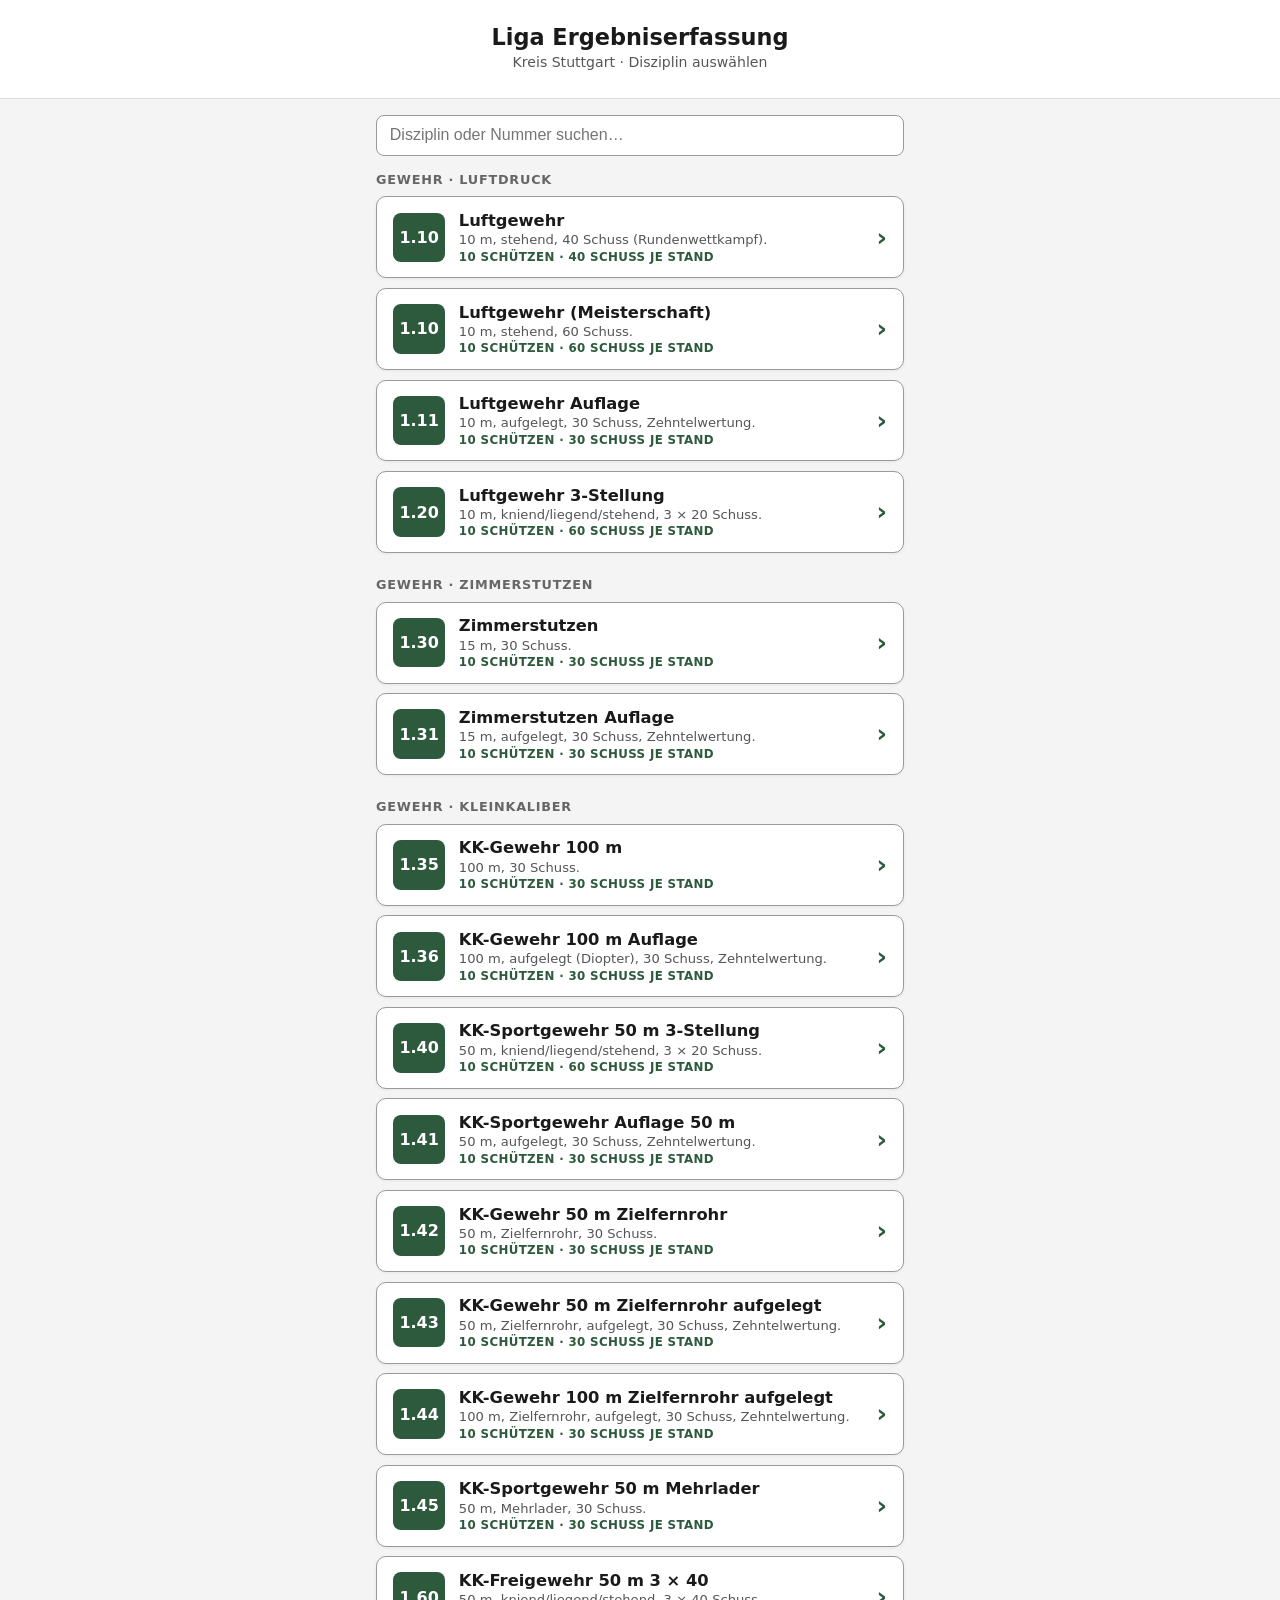
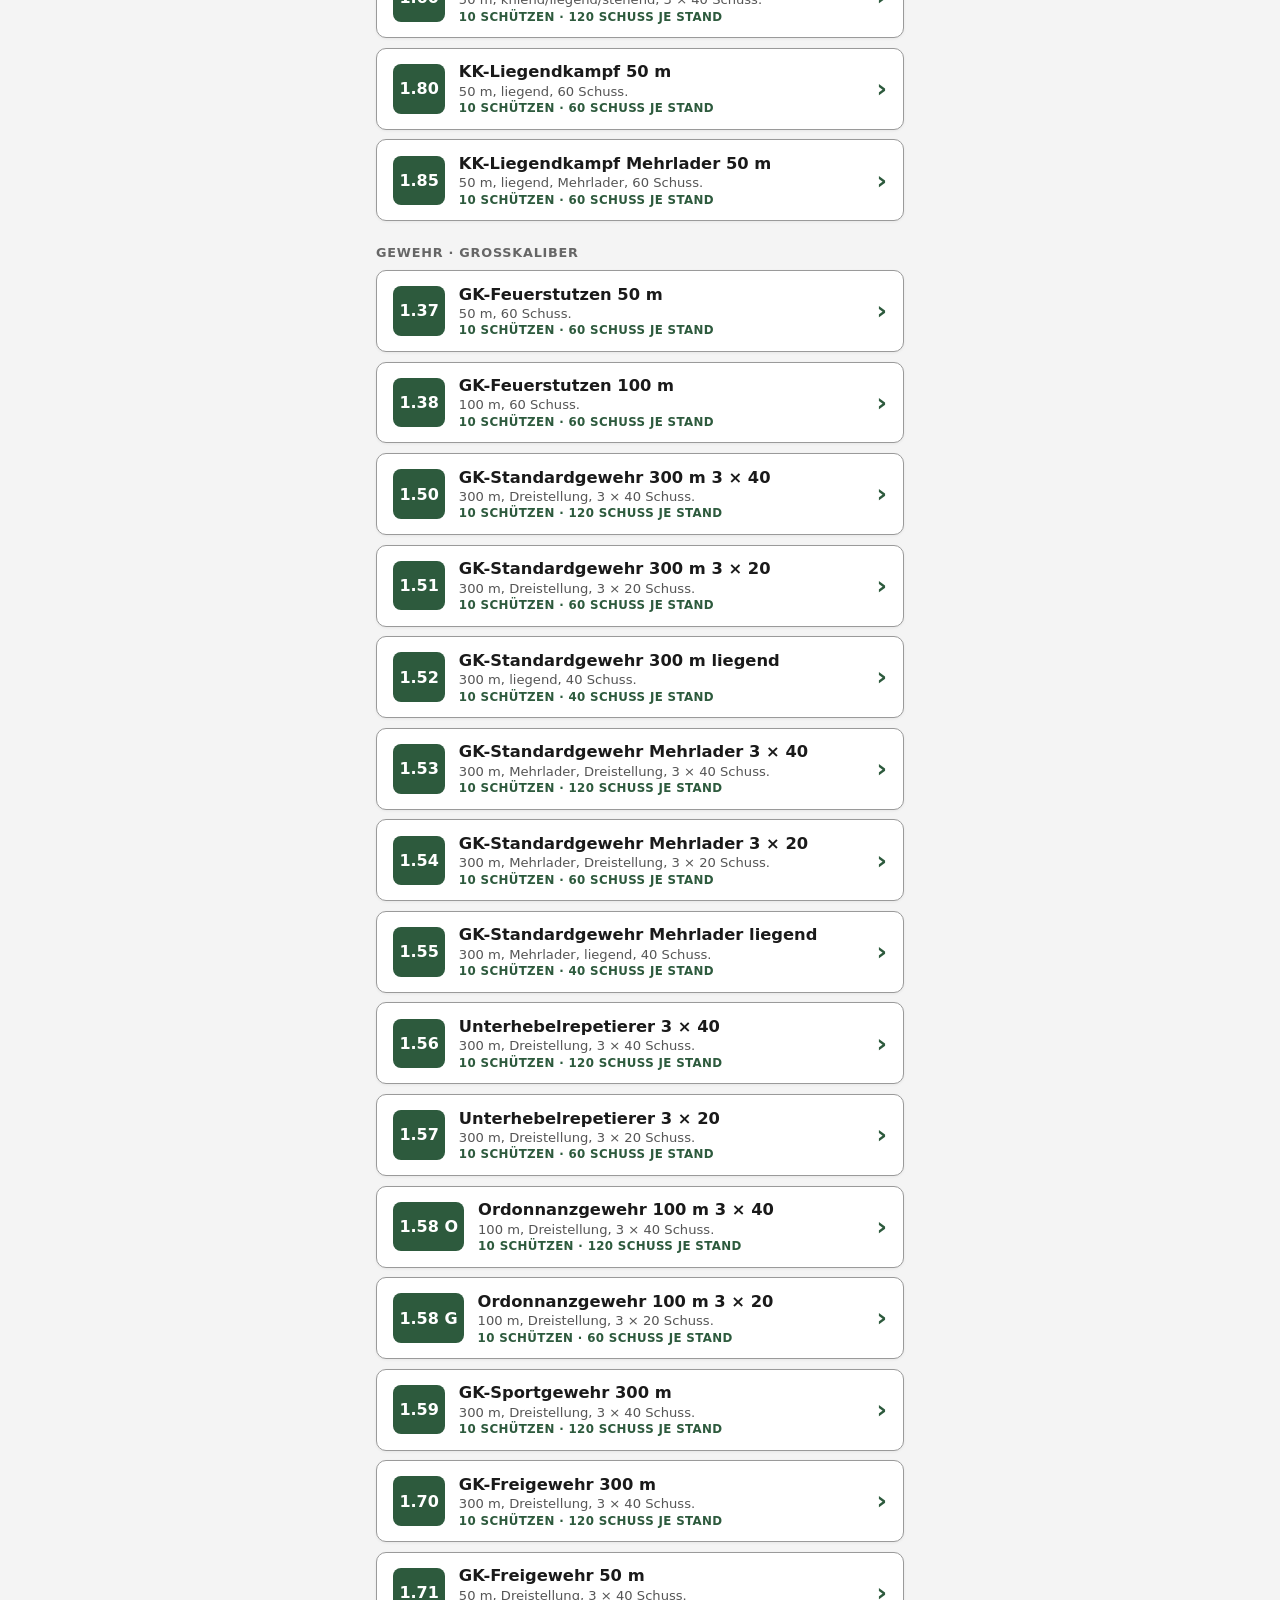
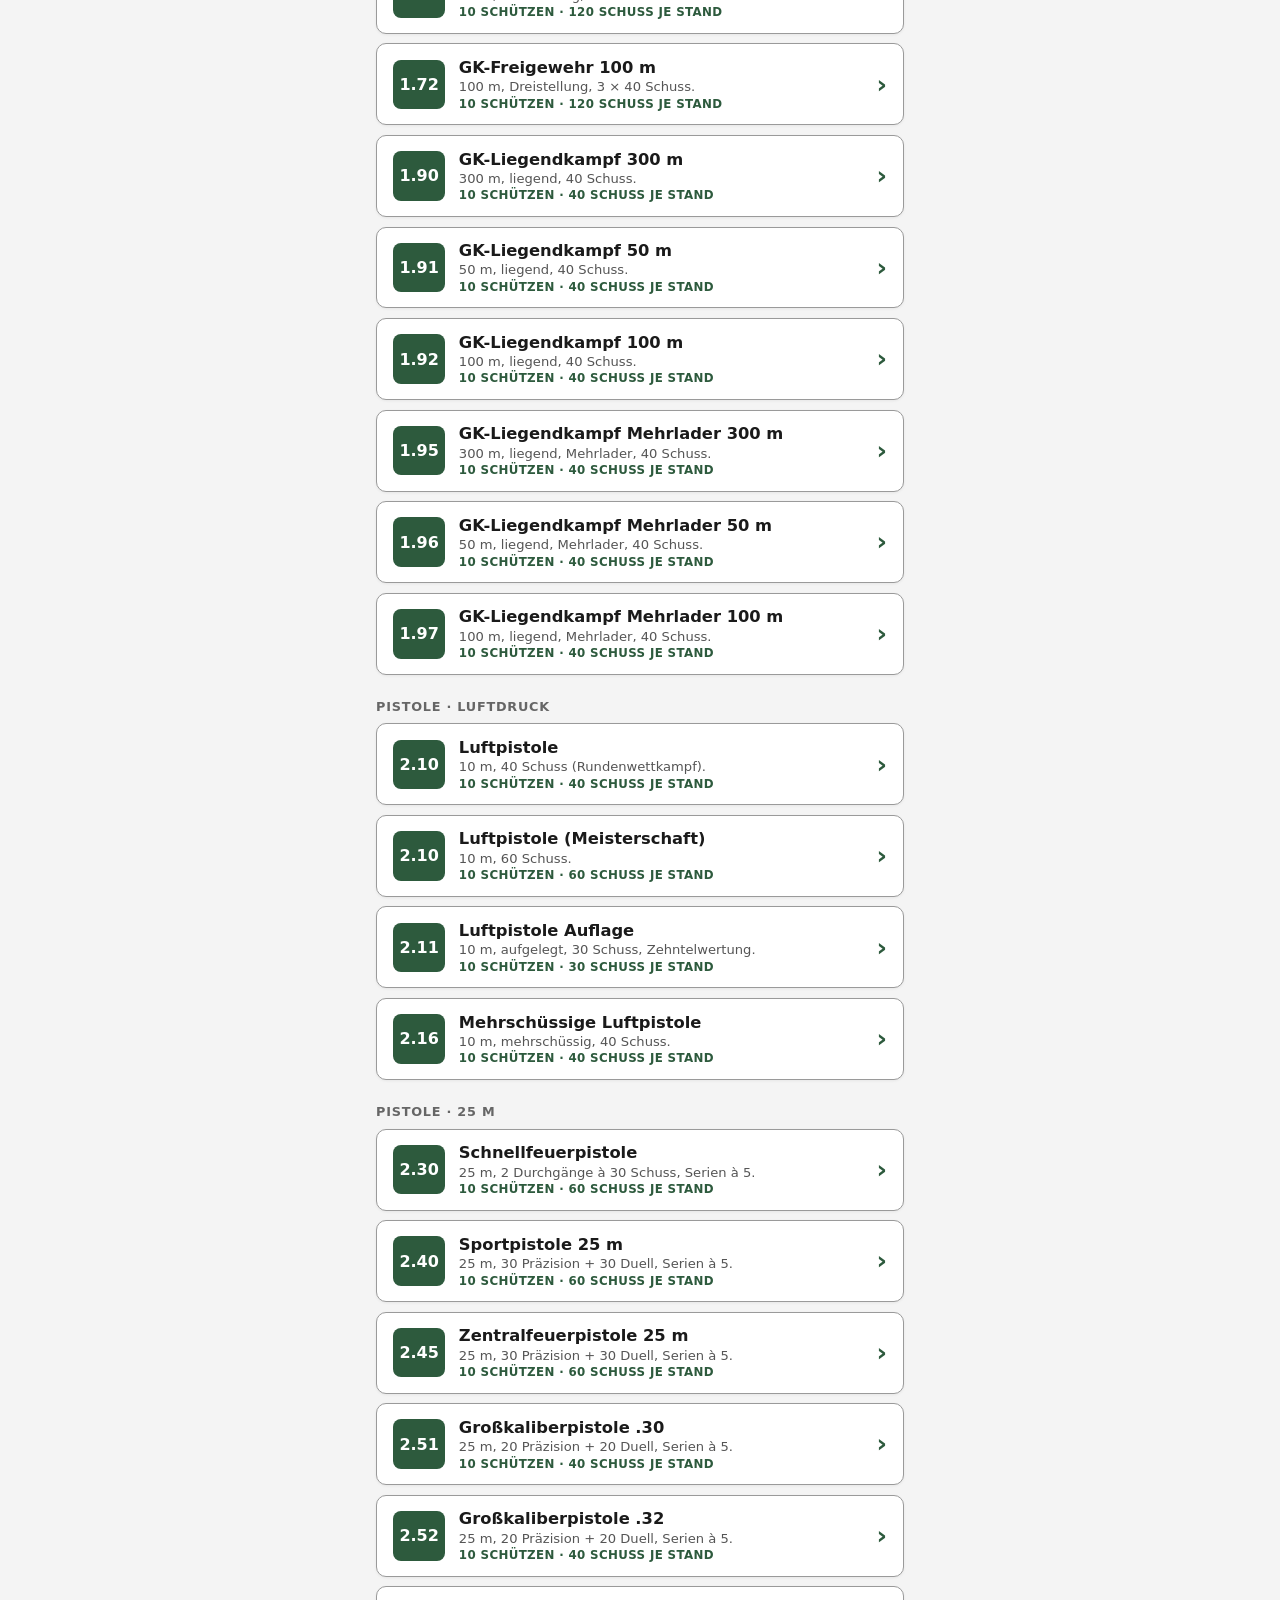
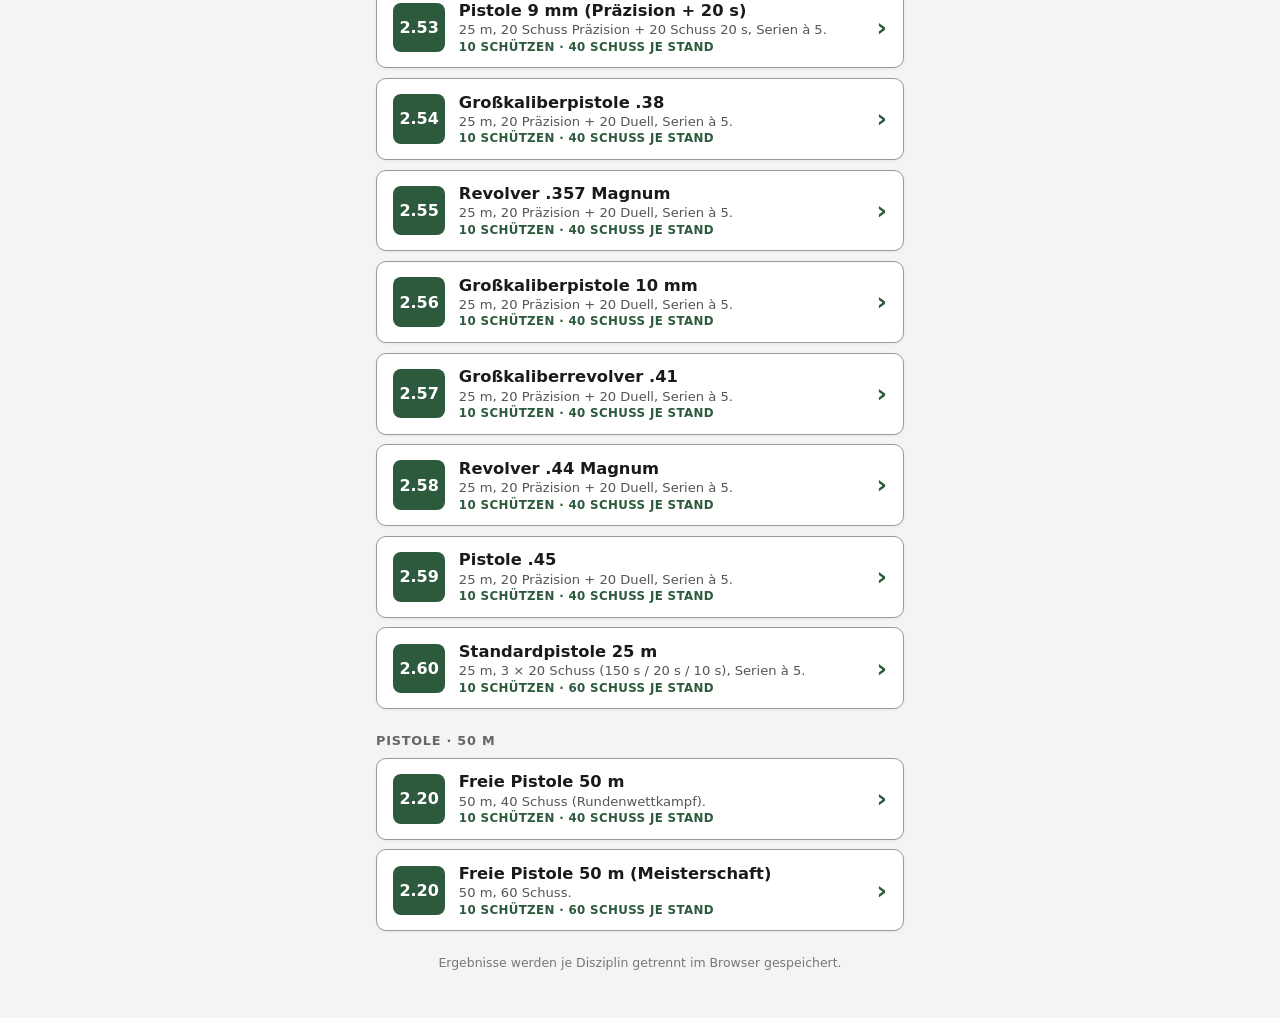
<file: index.html>
<!DOCTYPE html>
<html lang="de">
<head>
  <meta charset="UTF-8">
  <meta name="viewport" content="width=device-width, initial-scale=1.0, viewport-fit=cover">
  <meta name="apple-mobile-web-app-capable" content="yes">
  <title>Liga Ergebniserfassung – Disziplin wählen</title>
  <link rel="stylesheet" href="styles.css">
</head>
<body class="select-page">
  <header class="select-header">
    <h1>Liga Ergebniserfassung</h1>
    <p class="subtitle">Kreis Stuttgart · Disziplin auswählen</p>
  </header>

  <main class="select-main">
    <input type="search" id="diszSuche" class="disz-suche" placeholder="Disziplin oder Nummer suchen…" aria-label="Disziplin suchen">
    <div id="diszGruppen" aria-label="Disziplinen"></div>
    <p class="disz-hint">
      Ergebnisse werden je Disziplin getrennt im Browser gespeichert.
    </p>
  </main>

  <script src="disciplines.js"></script>
  <script>
    (function () {
      "use strict";
      var container = document.getElementById("diszGruppen");
      var suche = document.getElementById("diszSuche");
      var reihenfolge = window.DISZIPLIN_REIHENFOLGE || Object.keys(window.DISZIPLINEN || {});

      // Karte für eine Disziplin bauen
      function karte(d) {
        var schuss = d.teile.reduce(function (n, t) { return n + t.schuss; }, 0);
        var a = document.createElement("a");
        a.className = "disz-card";
        a.href = "tracker.html?d=" + encodeURIComponent(d.id);
        a.dataset.such = (d.nummer + " " + d.name).toLowerCase();
        a.innerHTML =
          '<span class="disz-nummer">' + d.nummer + '</span>' +
          '<span class="disz-body">' +
            '<span class="disz-name">' + d.name + '</span>' +
            '<span class="disz-desc">' + d.beschreibung + '</span>' +
            '<span class="disz-meta">' +
              (d.schuetzenProTeam * 2) + ' Schützen · ' + schuss + ' Schuss je Stand' +
            '</span>' +
          '</span>' +
          '<span class="disz-arrow" aria-hidden="true">›</span>';
        return a;
      }

      // Nach Kategorie gruppieren (Reihenfolge beibehalten)
      var gruppen = [];
      var index = {};
      reihenfolge.forEach(function (id) {
        var d = window.DISZIPLINEN[id];
        if (!d) return;
        var kat = d.kategorie || "Weitere";
        if (!(kat in index)) {
          index[kat] = { kategorie: kat, items: [] };
          gruppen.push(index[kat]);
        }
        index[kat].items.push(d);
      });

      gruppen.forEach(function (g) {
        var sec = document.createElement("section");
        sec.className = "disz-gruppe";
        var h = document.createElement("h2");
        h.className = "disz-gruppe-titel";
        h.textContent = g.kategorie;
        sec.appendChild(h);
        var ul = document.createElement("ul");
        ul.className = "disz-list";
        g.items.forEach(function (d) {
          var li = document.createElement("li");
          li.appendChild(karte(d));
          ul.appendChild(li);
        });
        sec.appendChild(ul);
        container.appendChild(sec);
      });

      // Suche
      suche.addEventListener("input", function () {
        var q = suche.value.trim().toLowerCase();
        document.querySelectorAll(".disz-card").forEach(function (card) {
          card.parentElement.style.display =
            !q || card.dataset.such.indexOf(q) !== -1 ? "" : "none";
        });
        // Leere Gruppen ausblenden
        document.querySelectorAll(".disz-gruppe").forEach(function (sec) {
          var sichtbar = sec.querySelector('.disz-list li:not([style*="none"])');
          sec.style.display = sichtbar ? "" : "none";
        });
      });
    })();
  </script>
</body>
</html>
</file>
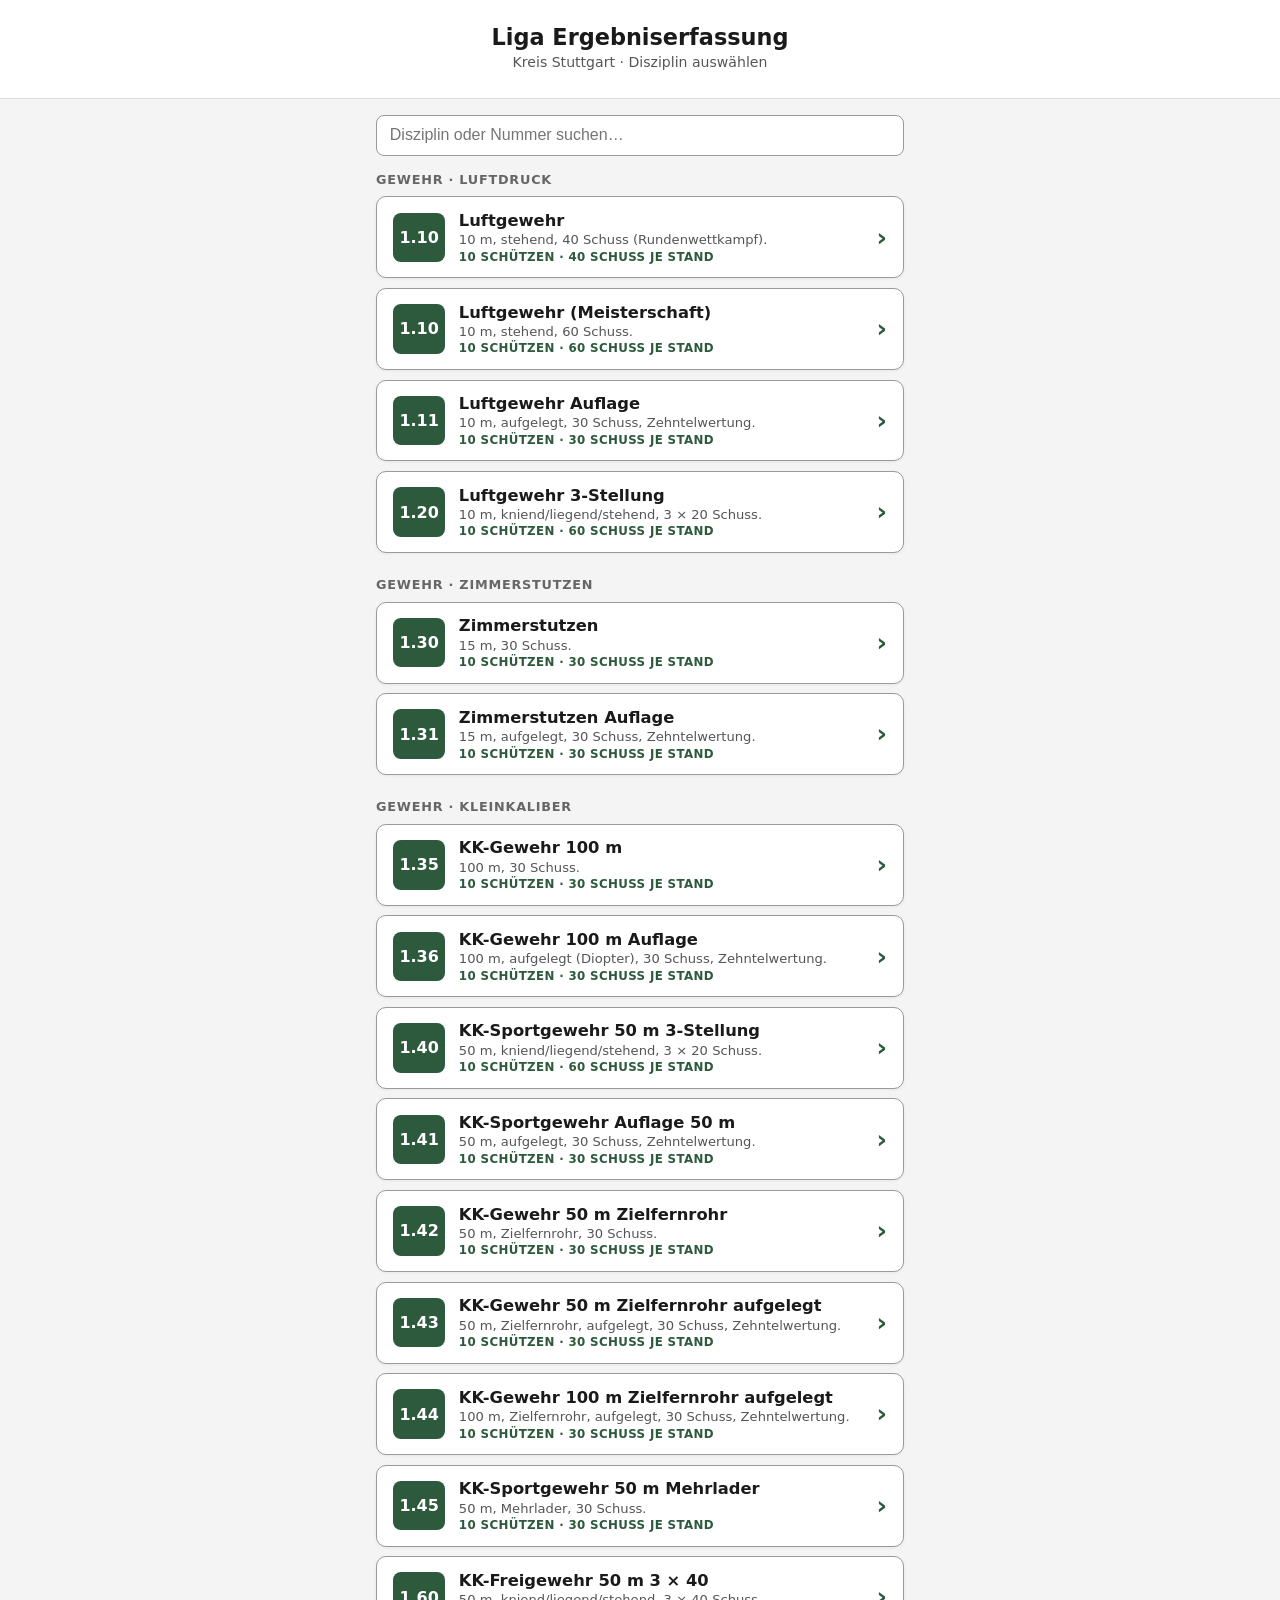
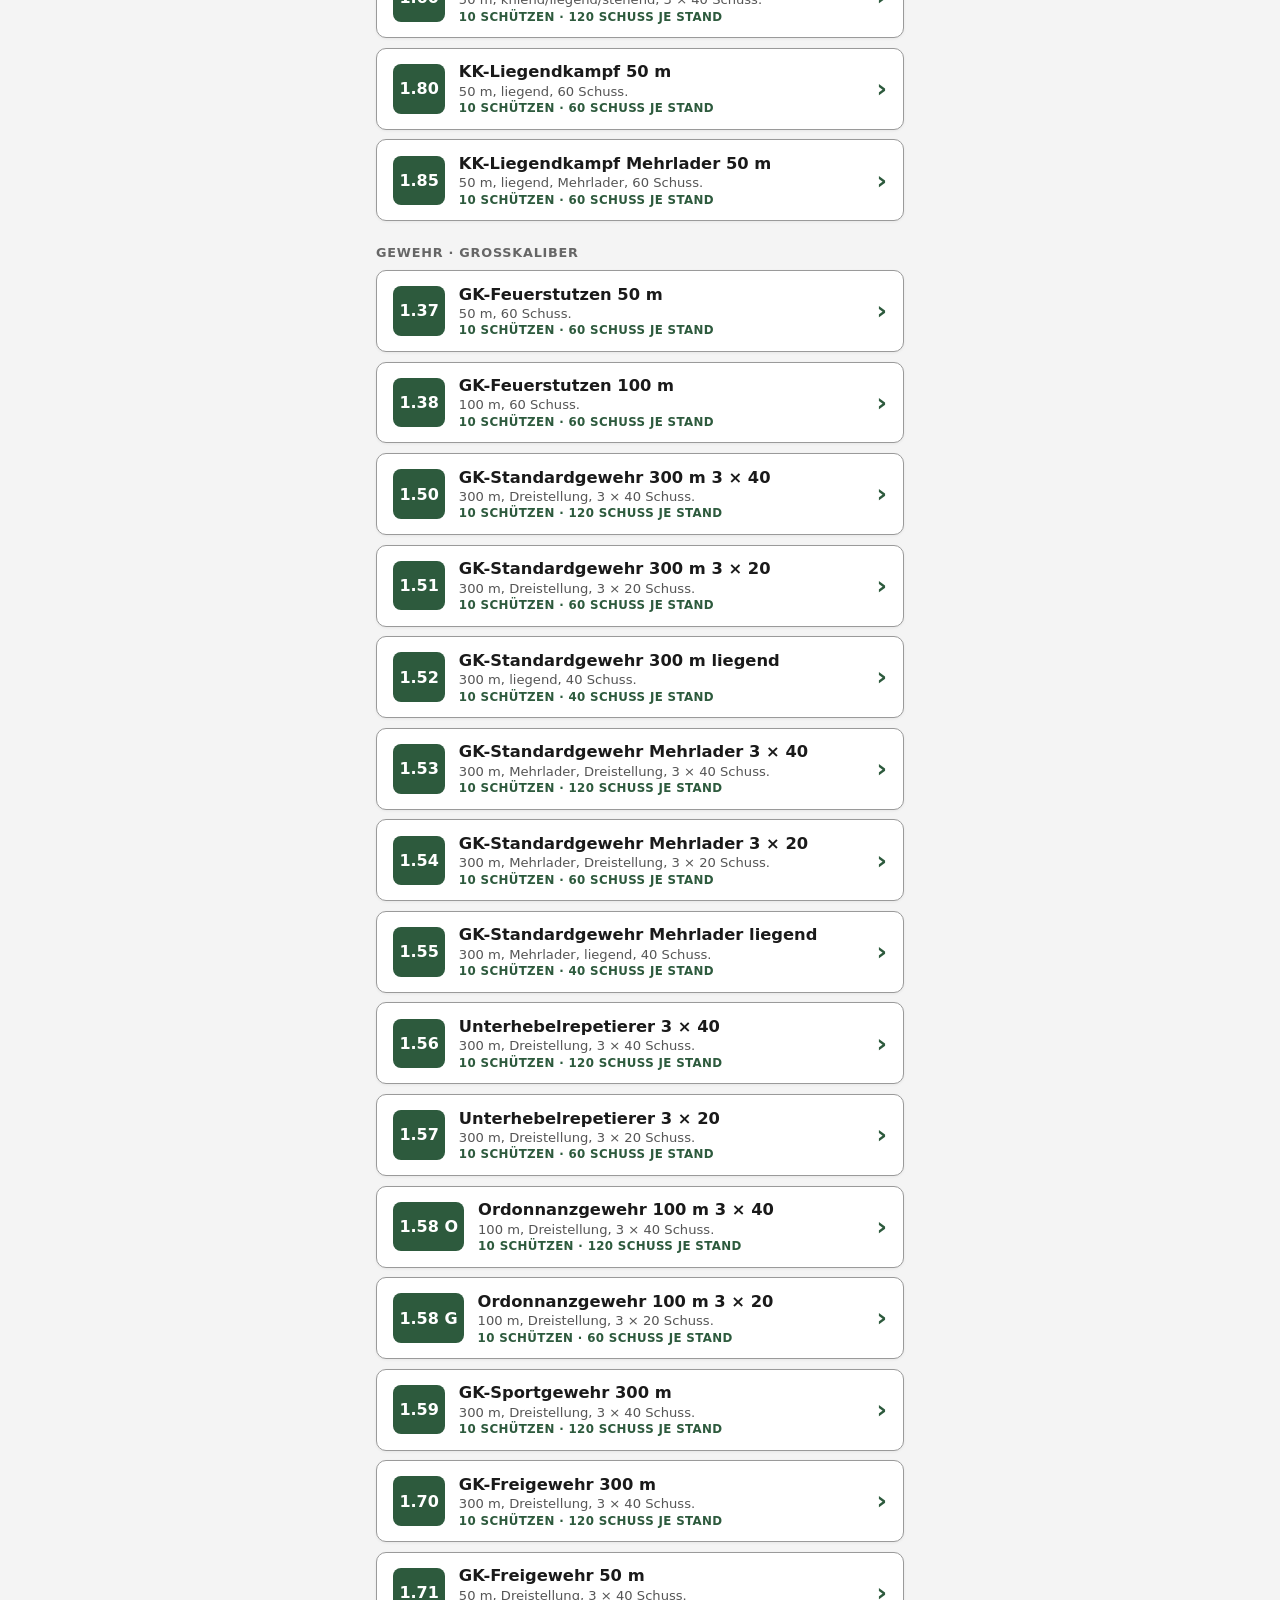
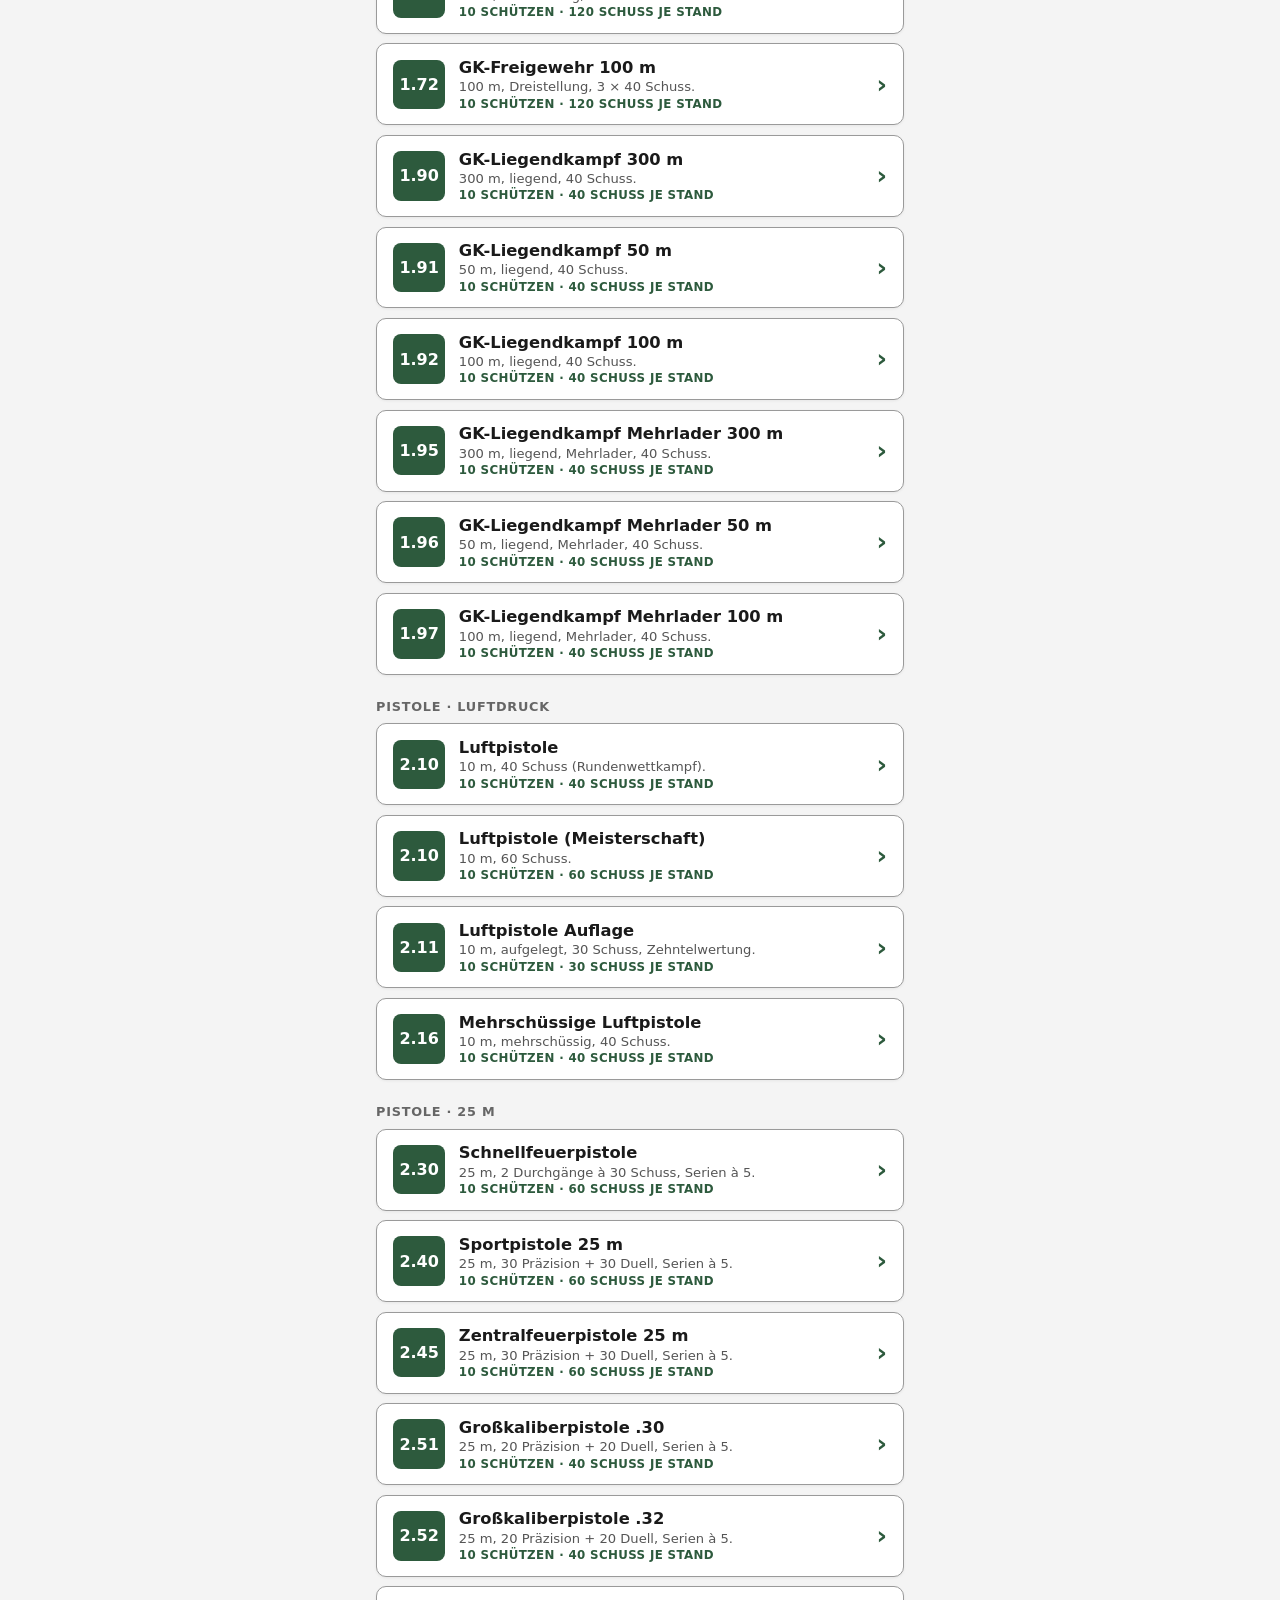
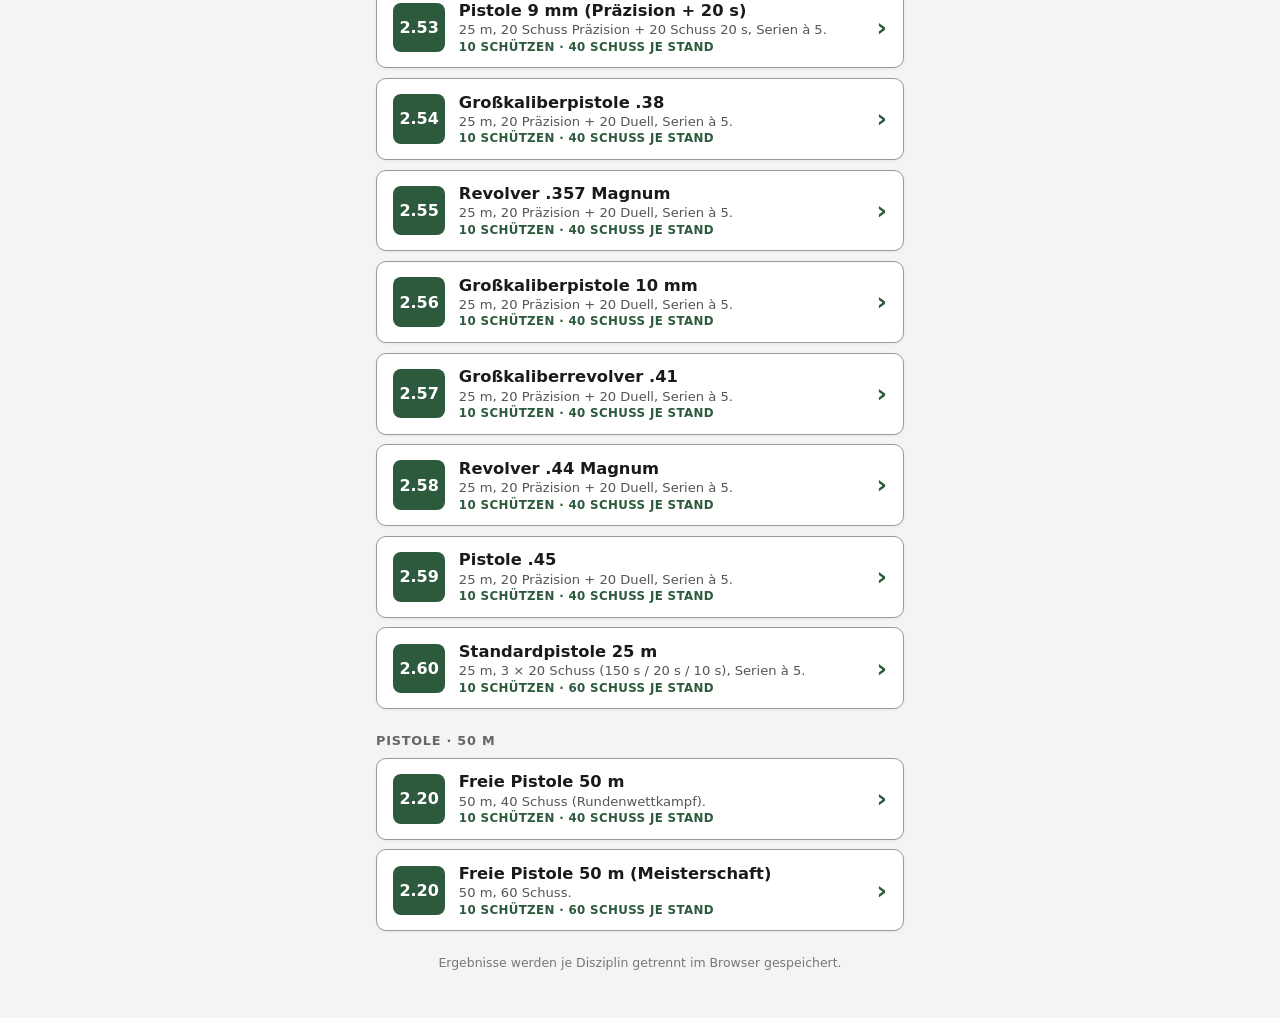
<file: liste.html>
<!DOCTYPE html>
<html lang="de">
<head>
  <meta charset="UTF-8">
  <meta name="viewport" content="width=device-width, initial-scale=1.0, viewport-fit=cover">
  <title>Ergebnisliste – Liga Ergebniserfassung</title>
  <link rel="stylesheet" href="styles.css">
</head>
<body class="liste-page">
  <div class="liste-toolbar">
    <a href="index.html" id="backTracker" class="back-link">‹ zurück zur Eingabe</a>
    <button type="button" id="btnDruck">Drucken / als PDF speichern</button>
    <span class="liste-hint">Werte kommen aus der Eingabe. Kopf ausfüllen, unterschreiben, dann drucken bzw. „Als PDF speichern".</span>
  </div>

  <div id="meldebogen"></div>

  <script src="disciplines.js"></script>
  <script src="liste.js"></script>
</body>
</html>
</file>
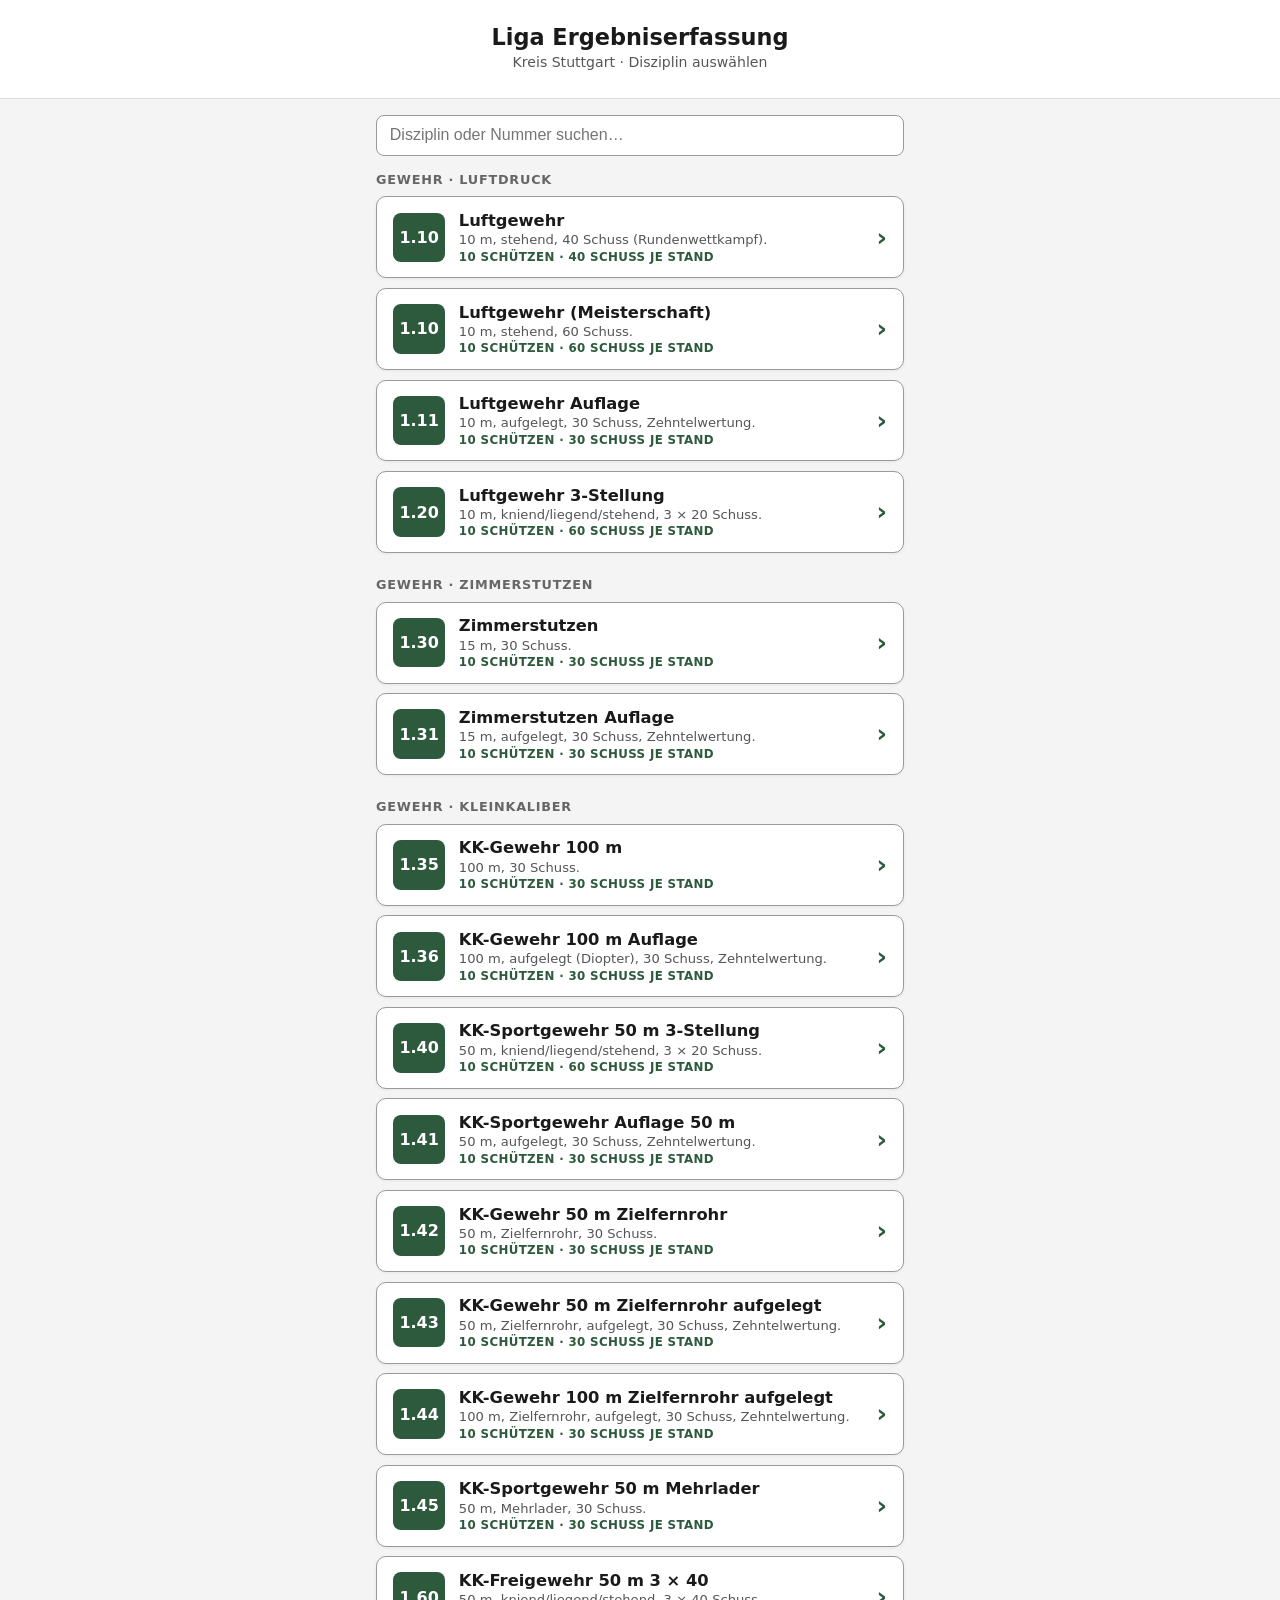
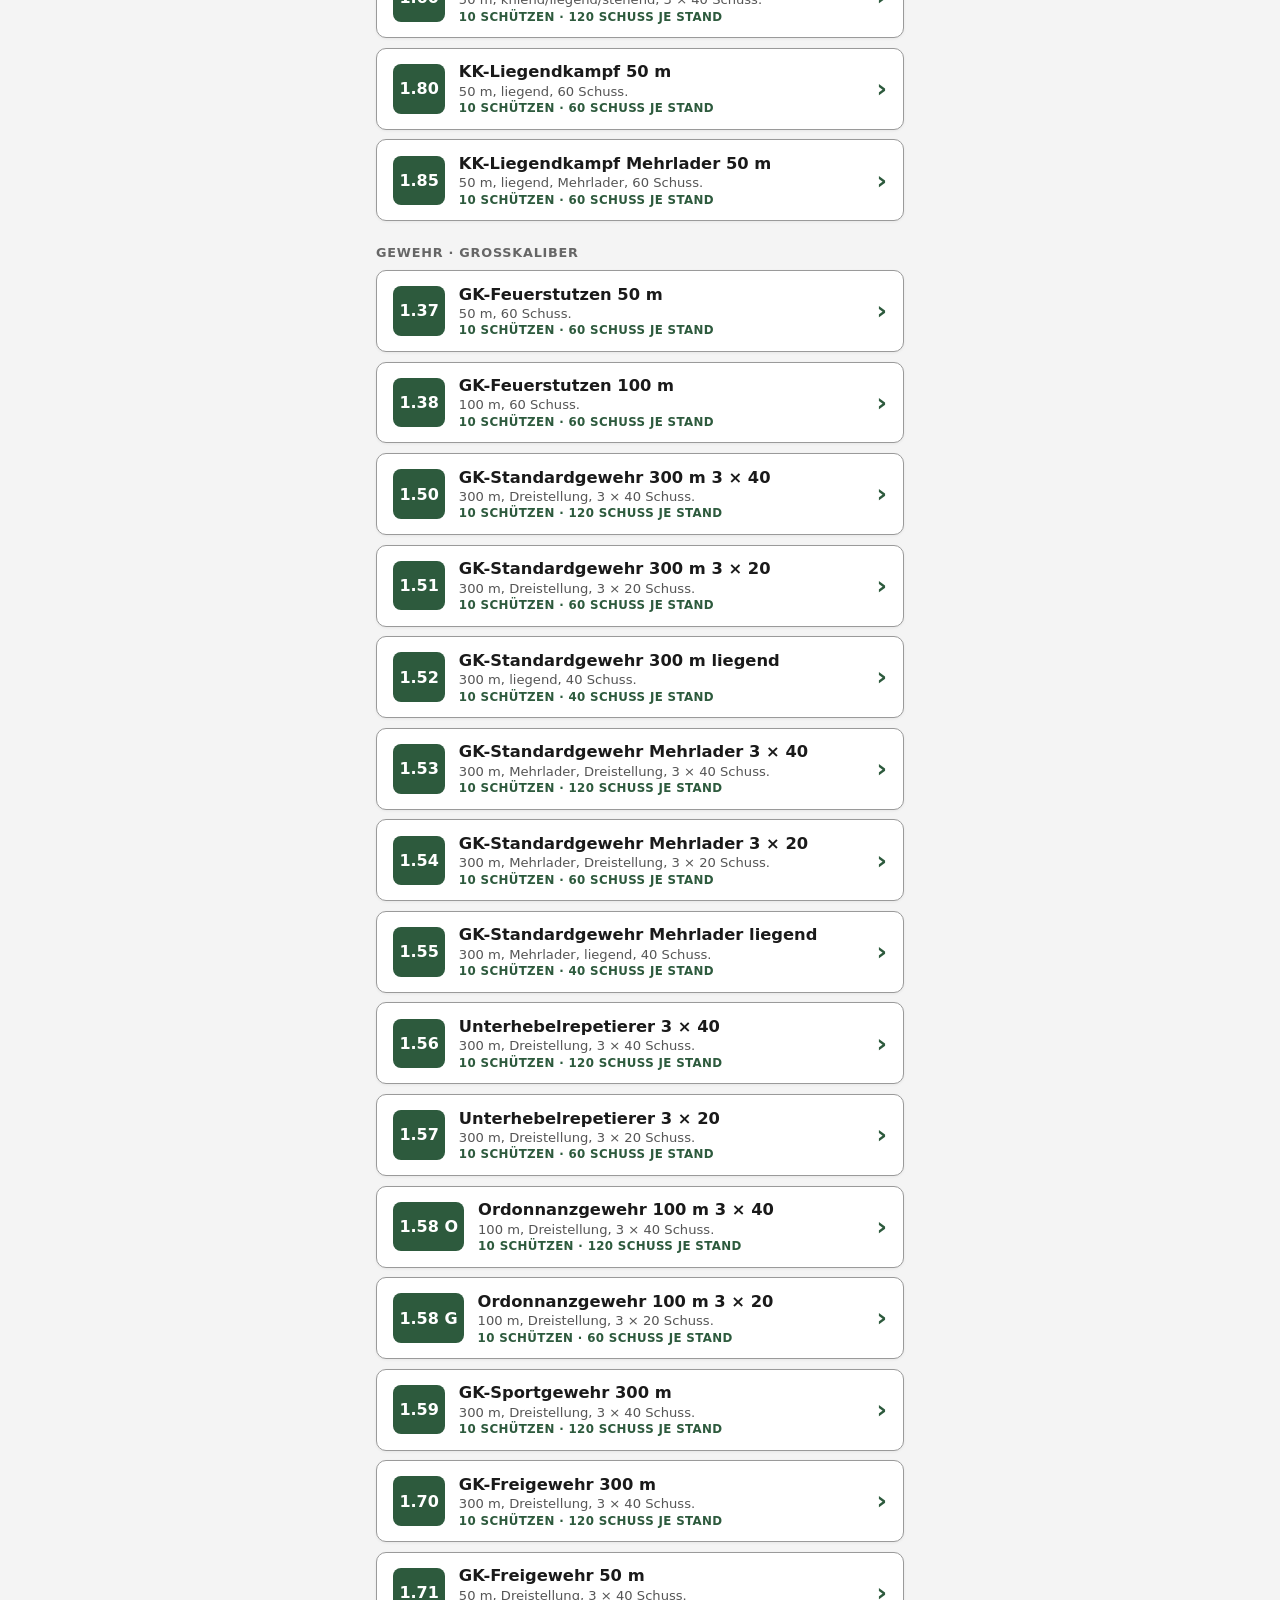
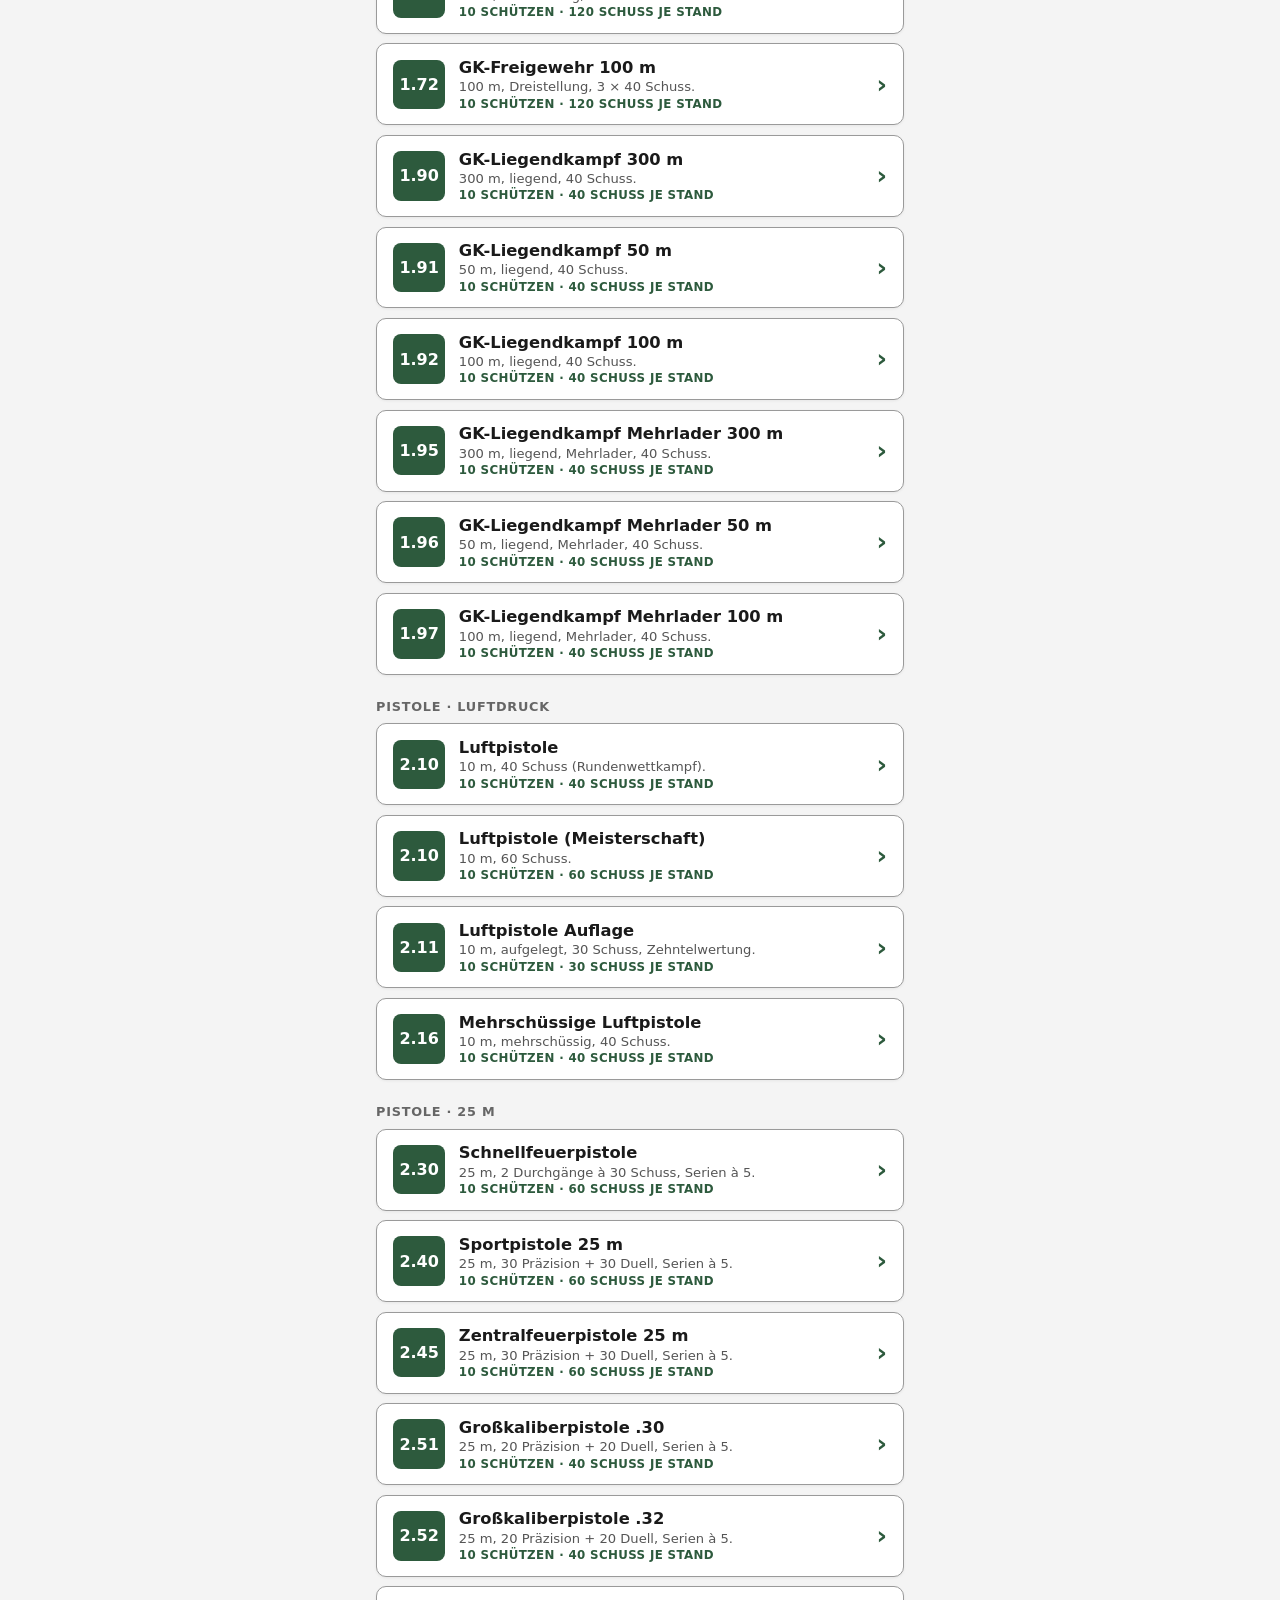
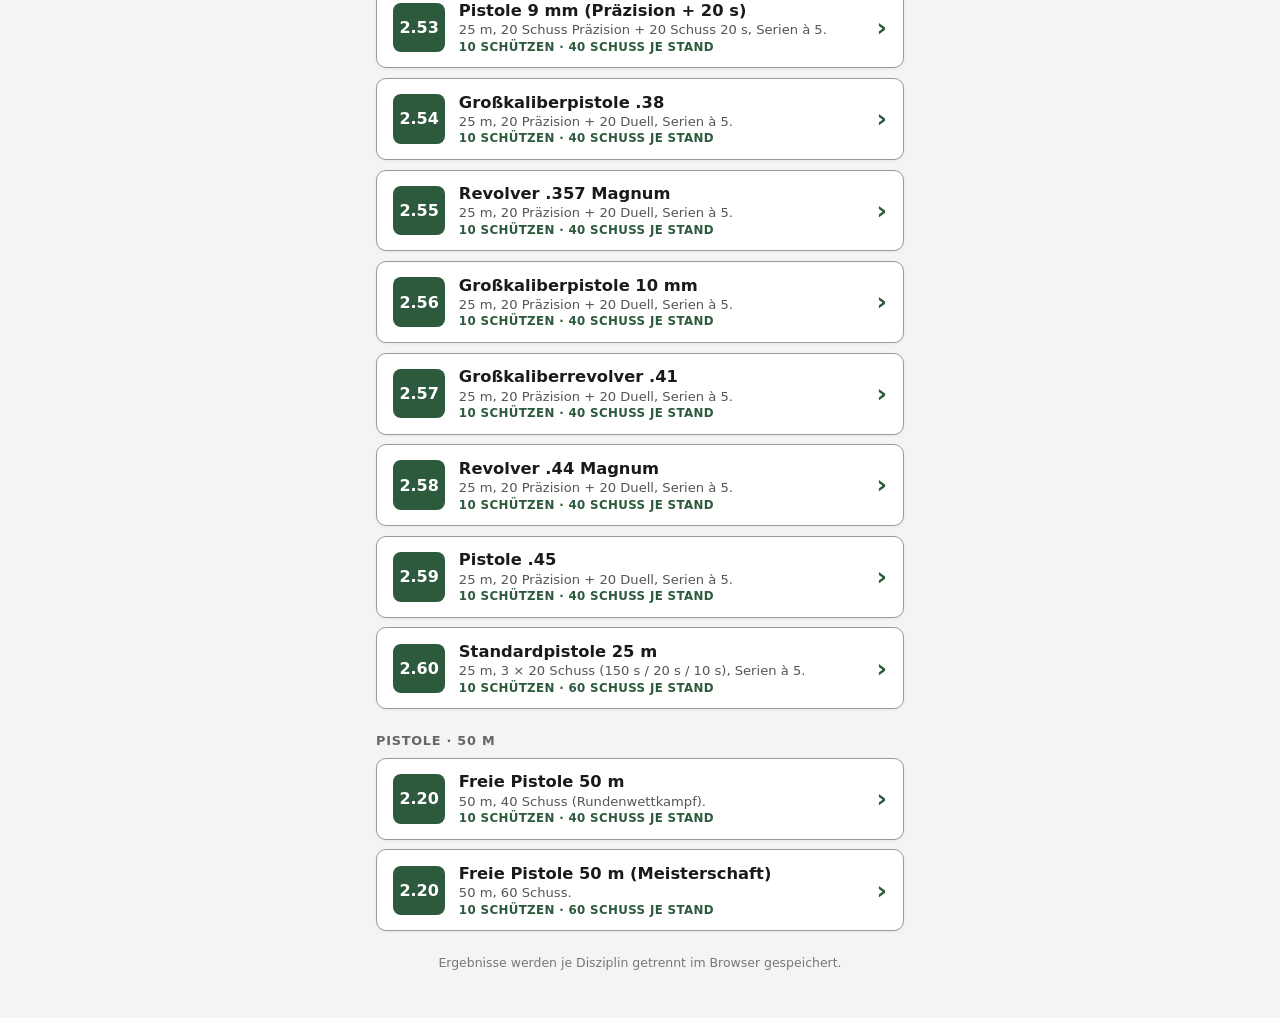
<file: tracker.html>
<!DOCTYPE html>
<html lang="de">
<head>
  <meta charset="UTF-8">
  <meta name="viewport" content="width=device-width, initial-scale=1.0, viewport-fit=cover">
  <meta name="apple-mobile-web-app-capable" content="yes">
  <title>Liga Ergebniserfassung</title>
  <link rel="stylesheet" href="styles.css">
</head>
<body>
  <header class="page-header">
    <a class="back-link" href="index.html">‹ Disziplin wechseln</a>
    <h1>Liga Ergebniserfassung</h1>
    <p class="subtitle" id="subtitle">Disziplin</p>
    <div class="meta-row">
      <label>
        Datum
        <input type="date" id="datum">
      </label>
      <label>
        Heimmannschaft
        <input type="text" id="heimmannschaft" placeholder="Verein Heim" autocomplete="organization">
      </label>
      <label>
        Gastmannschaft
        <input type="text" id="gastmannschaft" placeholder="Verein Gast" autocomplete="organization">
      </label>
    </div>
    <div class="actions">
      <button type="button" id="btnSpeichern">Lokal speichern</button>
      <button type="button" id="btnListe">Ergebnisliste</button>
      <button type="button" id="btnExportCsv">CSV exportieren</button>
      <button type="button" id="btnLeeren">Alle Felder leeren</button>
    </div>
    <p id="status" class="status" aria-live="polite"></p>
  </header>

  <main class="teams-main" id="teamsMain"></main>

  <footer class="page-footer" id="pageFooter"></footer>

  <aside class="keypad" id="keypad" aria-label="Ziffernblock Ringe">
    <div class="keypad-head">
      <button type="button" class="keypad-nav" id="btnPrevSchuss" aria-label="Vorheriger Schuss">‹</button>
      <div class="keypad-context" id="keypadContext">Schuss antippen</div>
      <button type="button" class="keypad-nav" id="btnNextSchuss" aria-label="Nächster Schuss">›</button>
    </div>
    <div class="keypad-grid" id="keypadGrid"></div>
    <div class="keypad-extra">
      <button type="button" class="keypad-btn keypad-zero" data-value="0">0</button>
      <button type="button" class="keypad-btn keypad-clear" data-action="clear">Löschen</button>
    </div>
  </aside>

  <script src="disciplines.js"></script>
  <script src="app.js"></script>
</body>
</html>
</file>
<file: styles.css>
*,
*::before,
*::after {
  box-sizing: border-box;
}

:root {
  --header-bg: #b8b8b8;
  --column-bg: #e8e8e8;
  --border: #9a9a9a;
  --text: #1a1a1a;
  --accent: #2d5a3d;
  --accent-heim: #2d5a3d;
  --accent-gast: #3d4a6b;
  --teil-praezision: #dce8dc;
  --teil-20s: #e0e4ec;
  --keypad-h: 11.5rem;
  --safe-bottom: env(safe-area-inset-bottom, 0px);
}

html {
  -webkit-tap-highlight-color: transparent;
}

body {
  margin: 0;
  font-family: "Segoe UI", system-ui, -apple-system, sans-serif;
  background: #fff;
  color: var(--text);
  min-height: 100vh;
  padding-bottom: calc(var(--keypad-h) + var(--safe-bottom) + 0.5rem);
}

.page-header {
  padding: 1rem 1rem 0.5rem;
  border-bottom: 1px solid #ddd;
  background: #fff;
}

.back-link {
  display: inline-block;
  margin-bottom: 0.4rem;
  font-size: 0.82rem;
  font-weight: 600;
  color: var(--accent);
  text-decoration: none;
}

.back-link:hover {
  text-decoration: underline;
}

/* ---- Auswahlseite ---- */
.select-page {
  padding-bottom: 2rem;
  background: #f4f4f4;
}

.select-header {
  padding: 1.5rem 1rem 1rem;
  text-align: center;
  background: #fff;
  border-bottom: 1px solid #ddd;
}

.select-header h1 {
  margin: 0 0 0.25rem;
  font-size: 1.4rem;
  font-weight: 700;
}

.select-main {
  max-width: 560px;
  margin: 0 auto;
  padding: 1rem;
}

.disz-suche {
  width: 100%;
  margin-bottom: 1rem;
  padding: 0.65rem 0.8rem;
  font-size: 1rem;
  border: 1px solid var(--border);
  border-radius: 8px;
  background: #fff;
}

.disz-gruppe {
  margin-bottom: 1.5rem;
}

.disz-gruppe-titel {
  margin: 0 0 0.6rem;
  font-size: 0.8rem;
  font-weight: 700;
  text-transform: uppercase;
  letter-spacing: 0.06em;
  color: #666;
}

.disz-list {
  list-style: none;
  margin: 0;
  padding: 0;
  display: grid;
  gap: 0.6rem;
}

.disz-card {
  display: flex;
  align-items: center;
  gap: 0.85rem;
  padding: 0.85rem 1rem;
  background: #fff;
  border: 1px solid var(--border);
  border-radius: 10px;
  text-decoration: none;
  color: var(--text);
  box-shadow: 0 1px 3px rgba(0, 0, 0, 0.06);
  transition: transform 0.08s, box-shadow 0.12s, border-color 0.12s;
}

.disz-card:hover {
  border-color: var(--accent);
  box-shadow: 0 3px 10px rgba(45, 90, 61, 0.16);
}

.disz-card:active {
  transform: scale(0.99);
}

.disz-nummer {
  flex-shrink: 0;
  display: flex;
  align-items: center;
  justify-content: center;
  min-width: 3.1rem;
  height: 3.1rem;
  padding: 0 0.4rem;
  font-size: 1rem;
  font-weight: 700;
  color: #fff;
  background: var(--accent);
  border-radius: 8px;
}

.disz-body {
  display: flex;
  flex-direction: column;
  gap: 0.15rem;
  min-width: 0;
}

.disz-name {
  font-size: 1.02rem;
  font-weight: 700;
}

.disz-desc {
  font-size: 0.82rem;
  color: #555;
}

.disz-meta {
  font-size: 0.74rem;
  font-weight: 600;
  color: var(--accent);
  text-transform: uppercase;
  letter-spacing: 0.03em;
}

.disz-arrow {
  margin-left: auto;
  font-size: 1.6rem;
  font-weight: 700;
  color: var(--accent);
  line-height: 1;
}

.disz-hint {
  margin: 1rem 0 0;
  font-size: 0.78rem;
  color: #777;
  text-align: center;
}

.page-header h1 {
  margin: 0 0 0.15rem;
  font-size: 1.25rem;
  font-weight: 600;
}

.subtitle {
  margin: 0 0 0.75rem;
  color: #555;
  font-size: 0.88rem;
}

.meta-row {
  display: flex;
  flex-wrap: wrap;
  gap: 0.65rem 1rem;
  margin-bottom: 0.75rem;
}

.meta-row label {
  display: flex;
  flex-direction: column;
  gap: 0.2rem;
  font-size: 0.72rem;
  font-weight: 600;
  text-transform: uppercase;
  letter-spacing: 0.03em;
  color: #444;
  flex: 1 1 8rem;
}

.meta-row input {
  font-size: 1rem;
  font-weight: 400;
  text-transform: none;
  letter-spacing: normal;
  padding: 0.5rem 0.55rem;
  border: 1px solid var(--border);
  border-radius: 6px;
  min-width: 0;
  width: 100%;
}

.actions {
  display: flex;
  flex-wrap: wrap;
  gap: 0.4rem;
  margin-bottom: 0.35rem;
}

.actions button {
  padding: 0.5rem 0.75rem;
  font-size: 0.85rem;
  border: 1px solid var(--border);
  border-radius: 6px;
  background: #f5f5f5;
  cursor: pointer;
  touch-action: manipulation;
}

#btnSpeichern {
  background: var(--accent);
  color: #fff;
  border-color: var(--accent);
}

.status {
  min-height: 1.1rem;
  margin: 0.2rem 0 0;
  font-size: 0.82rem;
  color: var(--accent);
}

.teams-main {
  padding: 0.75rem 0.75rem 0;
}

.team-section {
  margin-bottom: 1.25rem;
}

.team-title {
  margin: 0 0 0.6rem;
  padding: 0.45rem 0.65rem;
  font-size: 1rem;
  font-weight: 700;
  border-radius: 6px;
}

.team-heim .team-title {
  background: #e2efe4;
  color: var(--accent-heim);
  border-left: 4px solid var(--accent-heim);
}

.team-gast .team-title {
  background: #e8ecf4;
  color: var(--accent-gast);
  border-left: 4px solid var(--accent-gast);
}

.staende-grid {
  display: grid;
  gap: 0.65rem;
}

/* Desktop: 5 Spalten pro Mannschaft */
@media (min-width: 900px) {
  .staende-grid {
    grid-template-columns: repeat(5, 1fr);
  }
}

/* Tablet: 2–3 Spalten, horizontal scrollbar optional */
@media (min-width: 600px) and (max-width: 899px) {
  .staende-grid {
    grid-template-columns: repeat(3, minmax(140px, 1fr));
  }
}

/* Mobil: 1 Schütze pro Zeile, große Touch-Zellen */
@media (max-width: 599px) {
  .staende-grid {
    grid-template-columns: 1fr;
  }

  .page-header h1 {
    font-size: 1.1rem;
  }

  .actions button {
    flex: 1 1 auto;
    min-height: 2.75rem;
  }
}

.stand-column {
  display: flex;
  flex-direction: column;
  min-width: 0;
  border-radius: 6px;
  overflow: hidden;
}

.team-heim .stand-header {
  background: #a8c4ad;
}

.team-gast .stand-header {
  background: #a8b0c8;
}

.stand-header {
  text-align: center;
  padding: 0.45rem 0.35rem;
  font-weight: 700;
  font-size: 0.95rem;
  border: 1px solid var(--border);
  border-bottom: none;
}

.stand-name {
  margin: 0.3rem 0 0.1rem;
  padding: 0 0.35rem;
  font-size: 0.7rem;
  font-weight: 700;
  letter-spacing: 0.08em;
  text-align: center;
}

.stand-name input {
  width: 100%;
  border: none;
  border-bottom: 1px solid #ccc;
  background: transparent;
  text-align: center;
  font-size: 1rem;
  font-weight: 600;
  letter-spacing: normal;
  padding: 0.35rem 0;
  outline: none;
  min-height: 2.25rem;
}

.stand-body {
  background: var(--column-bg);
  border: 1px solid var(--border);
  padding: 0.45rem 0.5rem 0.6rem;
  flex: 1;
}

.teil-block {
  margin-bottom: 0.45rem;
  padding: 0.35rem 0.3rem 0.4rem;
  border-radius: 4px;
  border: 1px solid #c5c5c5;
}

.teil-praezision {
  background: var(--teil-praezision);
}

.teil-20s {
  background: var(--teil-20s);
}

.teil-title {
  font-weight: 700;
  font-size: 0.8rem;
  text-align: center;
  margin-bottom: 0.3rem;
}

.ringe-grid {
  display: grid;
  /* 5 Schuss-Spalten + 1 Spalte für die Serien-Summe */
  grid-template-columns: repeat(5, 1fr) minmax(2.4rem, 0.85fr);
  gap: 0.3rem;
}

@media (max-width: 599px) {
  .ringe-grid {
    gap: 0.3rem;
  }
}

/* Serien-Summe – markierte Zelle rechts neben der Serie */
.serie-cell {
  display: flex;
  flex-direction: column;
  align-items: center;
  justify-content: center;
  min-height: 2.6rem;
  padding: 0.15rem;
  border: 2px solid var(--accent);
  border-radius: 6px;
  background: #e3f0e6;
}

.serie-cell-label {
  font-size: 0.5rem;
  font-weight: 700;
  text-transform: uppercase;
  letter-spacing: 0.06em;
  color: var(--accent);
  line-height: 1;
}

.serie-cell-val {
  font-size: 1.15rem;
  font-weight: 700;
  line-height: 1.1;
  color: var(--accent);
}

@media (max-width: 599px) {
  .serie-cell-val {
    font-size: 1.3rem;
  }
}

/* Zehntelwertung: längere Werte (z. B. 10,3) kleiner setzen */
.dezimal .ring-cell-val {
  font-size: 0.92rem;
}

@media (max-width: 599px) {
  .dezimal .ring-cell-val {
    font-size: 1.05rem;
  }
}

.dezimal .serie-cell-val {
  font-size: 0.95rem;
}

.keypad-tenth {
  background: #eef6f0;
}

.ring-cell {
  display: flex;
  flex-direction: column;
  align-items: center;
  justify-content: center;
  min-height: 2.6rem;
  padding: 0.15rem;
  border: 2px solid #aaa;
  border-radius: 6px;
  background: #fff;
  cursor: pointer;
  touch-action: manipulation;
  font: inherit;
  color: inherit;
  -webkit-user-select: none;
  user-select: none;
}

@media (max-width: 599px) {
  .ring-cell {
    min-height: 3rem;
  }
}

.ring-cell-num {
  font-size: 0.55rem;
  color: #888;
  line-height: 1;
}

.ring-cell-val {
  font-size: 1.15rem;
  font-weight: 700;
  line-height: 1.1;
  min-height: 1.2em;
}

@media (max-width: 599px) {
  .ring-cell-val {
    font-size: 1.35rem;
  }
}

.ring-cell--filled .ring-cell-val {
  color: var(--accent);
}

.ring-cell--zero .ring-cell-val {
  color: #c0392b;
}

.ring-cell--active {
  border-color: var(--accent);
  background: #f0faf2;
  box-shadow: 0 0 0 2px rgba(45, 90, 61, 0.25);
}

.zwischenergebnis {
  margin-top: 0.35rem;
  padding-top: 0.3rem;
  border-top: 1px dashed #999;
  font-size: 0.75rem;
  text-align: center;
}

.zwischenergebnis strong {
  font-size: 0.95rem;
}

.stand-gesamt {
  margin-top: 0.3rem;
  padding: 0.4rem 0.2rem;
  background: #d0d0d0;
  border: 1px solid var(--border);
  font-size: 0.8rem;
  font-weight: 600;
  text-align: center;
}

.stand-gesamt strong {
  font-size: 1.1rem;
  color: var(--accent);
}

.page-footer {
  padding: 0.75rem 0.75rem 0.5rem;
  border-top: 1px solid #ddd;
  display: grid;
  gap: 0.75rem;
}

@media (min-width: 600px) {
  .page-footer {
    grid-template-columns: 1fr 1fr;
  }

  .footer-match {
    grid-column: 1 / -1;
  }
}

.footer-team h3 {
  margin: 0 0 0.35rem;
  font-size: 0.9rem;
}

.footer-team p,
.footer-match p {
  margin: 0.15rem 0;
  font-size: 0.88rem;
}

.footer-team-gesamt {
  margin-top: 0.35rem;
  font-size: 1.05rem;
  font-weight: 700;
}

.footer-team-gesamt strong {
  font-size: 1.5rem;
}

.footer-heim strong {
  color: var(--accent-heim);
}

.footer-gast strong {
  color: var(--accent-gast);
}

.footer-gesamt {
  text-align: center;
  font-weight: 600;
  font-size: 1rem;
}

.footer-gesamt strong {
  font-size: 1.25rem;
  color: var(--accent);
}

/* Ziffernblock – fixiert unten */
.keypad {
  position: fixed;
  left: 0;
  right: 0;
  bottom: 0;
  z-index: 100;
  background: #f8f8f8;
  border-top: 2px solid var(--border);
  padding: 0.4rem 0.5rem calc(0.4rem + var(--safe-bottom));
  box-shadow: 0 -4px 16px rgba(0, 0, 0, 0.12);
}

.keypad-head {
  display: flex;
  align-items: center;
  gap: 0.35rem;
  margin-bottom: 0.35rem;
}

.keypad-context {
  flex: 1;
  text-align: center;
  font-size: 0.78rem;
  font-weight: 600;
  color: #333;
  line-height: 1.25;
  min-height: 2.5em;
  display: flex;
  align-items: center;
  justify-content: center;
}

.keypad-nav {
  flex-shrink: 0;
  width: 2.75rem;
  height: 2.75rem;
  font-size: 1.4rem;
  font-weight: 700;
  border: 1px solid var(--border);
  border-radius: 8px;
  background: #fff;
  cursor: pointer;
  touch-action: manipulation;
  color: var(--accent);
}

.keypad-grid {
  display: grid;
  grid-template-columns: repeat(5, 1fr);
  gap: 0.35rem;
}

.keypad-btn {
  min-height: 2.85rem;
  font-size: 1.35rem;
  font-weight: 700;
  border: 1px solid #888;
  border-radius: 8px;
  background: #fff;
  cursor: pointer;
  touch-action: manipulation;
  color: var(--text);
}

.keypad-btn:active,
.keypad-nav:active,
.ring-cell:active {
  transform: scale(0.96);
  background: #e8e8e8;
}

.keypad-extra {
  display: grid;
  grid-template-columns: 1fr 2fr;
  gap: 0.35rem;
  margin-top: 0.35rem;
}

.keypad-zero {
  background: #fff8e6;
}

.keypad-clear {
  font-size: 1rem;
  font-weight: 600;
  background: #fdecea;
  color: #a33;
}

@media (min-width: 600px) {
  :root {
    --keypad-h: 10rem;
  }

  .keypad-btn {
    min-height: 2.5rem;
    font-size: 1.2rem;
  }
}

/* =========================================================================
   Ergebnisliste / Meldebogen (WSV-Stil)
   ========================================================================= */
.liste-page {
  background: #eee;
  padding-bottom: 2rem;
}

.liste-toolbar {
  display: flex;
  align-items: center;
  flex-wrap: wrap;
  gap: 0.75rem;
  padding: 0.75rem 1rem;
  background: #fff;
  border-bottom: 1px solid #ccc;
  position: sticky;
  top: 0;
  z-index: 20;
}

.liste-toolbar #btnDruck {
  padding: 0.5rem 0.9rem;
  font-size: 0.9rem;
  font-weight: 600;
  color: #fff;
  background: var(--accent);
  border: 1px solid var(--accent);
  border-radius: 6px;
  cursor: pointer;
}

.liste-hint {
  font-size: 0.8rem;
  color: #666;
}

.mb-sheet {
  max-width: 1040px;
  margin: 1rem auto;
  padding: 0.9rem 1rem 1.2rem;
  background: #fff;
  border: 2px solid #1a1a1a;
  color: #111;
  font-size: 0.85rem;
}

.mb-title {
  text-align: center;
  font-size: 1.05rem;
  font-weight: 700;
}

.mb-subtitle {
  text-align: center;
  font-weight: 700;
  margin: 0.15rem 0 0.6rem;
  border-bottom: 2px solid #1a1a1a;
  padding-bottom: 0.5rem;
}

.mb-head3 {
  display: grid;
  grid-template-columns: 1fr auto 1fr;
  gap: 0.5rem 1rem;
  align-items: start;
  margin: 0.5rem 0;
}

.mb-head-left { display: flex; flex-direction: column; gap: 0.25rem; }
.mb-head-right { text-align: right; display: flex; flex-direction: column; gap: 0.25rem; }
.mb-disz { text-align: center; font-size: 1.15rem; font-weight: 700; align-self: center; }

.mb-inp {
  font: inherit;
  color: #111;
  border: none;
  border-bottom: 1px solid #333;
  background: transparent;
  padding: 0.1rem 0.2rem;
  min-width: 4rem;
}
.mb-inp-mid { text-align: center; min-width: 7rem; }
.mb-head-right .mb-inp { min-width: 6rem; }

.mb-teams {
  display: grid;
  grid-template-columns: 1fr 1fr;
  gap: 0.5rem;
  margin: 0.5rem 0 0.7rem;
}
.mb-team {
  border: 1px solid #333;
  padding: 0.35rem 0.5rem;
  display: flex;
  align-items: baseline;
  gap: 0.4rem;
  flex-wrap: wrap;
}
.mb-team .mb-inp { flex: 1; min-width: 6rem; font-weight: 700; }
.mb-team-nr { font-size: 0.72rem; color: #555; }

.mb-tablewrap { overflow-x: auto; }
.mb-table {
  width: 100%;
  border-collapse: collapse;
  table-layout: fixed;
}
.mb-table col.c-nr { width: 1.7rem; }
.mb-table col.c-name { width: 9rem; }
.mb-table col.c-serie { width: 2.2rem; }
.mb-table col.c-ges { width: 3rem; }
.mb-table col.c-wert { width: 4rem; }
.mb-table th, .mb-table td {
  border: 1px solid #333;
  padding: 0.2rem 0.25rem;
  text-align: center;
  font-size: 0.8rem;
  height: 1.7rem;
  white-space: nowrap;
  overflow: hidden;
  text-overflow: ellipsis;
}
.mb-table th { background: #ededed; font-weight: 700; }
.mb-table .mb-nr { font-weight: 700; background: #f5f5f5; }
.mb-table .mb-name { text-align: left; padding-left: 0.4rem; }
.mb-table .mb-ges { font-weight: 700; background: #f7f7f7; }
.mb-table .mb-wert { background: #fffdf0; }
.mb-table .mb-count { font-weight: 700; color: var(--accent); }

.mb-legend {
  margin: 0.35rem 0 0;
  font-size: 0.72rem;
  color: #555;
}

/* Gestapeltes Layout (Feuerwaffen-Bogen) */
.mb-team-titel {
  margin: 0.9rem 0 0.25rem;
  padding-bottom: 0.25rem;
  border-bottom: 1.5px solid #333;
  font-weight: 700;
  font-size: 0.95rem;
}
.mb-team-titel .mb-inp {
  font-weight: 700;
  min-width: 14rem;
}
.mb-table-stack {
  table-layout: auto;
}
.mb-table-stack th,
.mb-table-stack td {
  white-space: normal;
  overflow: visible;
  text-overflow: clip;
  height: 1.9rem;
}
.mb-table-stack .mb-nr { width: 2.6rem; }
.mb-table-stack .mb-name { width: 42%; }
.mb-table-stack .mb-wertcol { width: 6.5rem; }
.mb-table tr.mb-total td { background: #e6e6e6; font-weight: 700; }

.mb-winp {
  width: 100%;
  border: none;
  background: transparent;
  text-align: center;
  font: inherit;
  padding: 0;
}

.mb-sigs {
  display: grid;
  grid-template-columns: 1fr 1fr 1fr;
  gap: 1rem;
  margin: 1.4rem 0 0.6rem;
}
.mb-sig { text-align: center; }
.mb-sig-canvas {
  width: 100%;
  height: 90px;
  border: 1px solid #999;
  border-radius: 4px;
  background: #fff;
  touch-action: none;
  cursor: crosshair;
  display: block;
}
.mb-sig-clear {
  margin: 0.2rem 0 0;
  font-size: 0.72rem;
  color: #a33;
  background: none;
  border: none;
  cursor: pointer;
  text-decoration: underline;
}
.mb-sig-line { border-top: 1px solid #111; margin: 0.15rem 0 0.25rem; }
.mb-sig-name {
  width: 100%;
  border: none;
  border-bottom: 1px dotted #bbb;
  text-align: center;
  font: inherit;
  padding: 0.1rem 0;
}
.mb-sig-label { font-size: 0.72rem; color: #444; margin-top: 0.15rem; }

.mb-bericht { margin-top: 0.9rem; }
.mb-bericht label { display: block; font-size: 0.75rem; color: #444; margin-bottom: 0.2rem; }
.mb-bericht textarea {
  width: 100%;
  border: 1px solid #333;
  padding: 0.4rem;
  font: inherit;
  resize: vertical;
}

/* ---- Druck ---- */
@media print {
  @page { size: A4 landscape; margin: 8mm; }
  body.liste-page { background: #fff; padding: 0; }
  .liste-toolbar { display: none !important; }
  .mb-sig-clear { display: none !important; }
  .mb-sheet {
    max-width: none;
    margin: 0;
    border: 2px solid #000;
    font-size: 8.5pt;
  }
  .mb-tablewrap { overflow: visible; }
  .mb-inp, .mb-winp, .mb-sig-name, .mb-bericht textarea { color: #000; }
  .mb-sig-canvas { height: 70px; }
}
</file>
